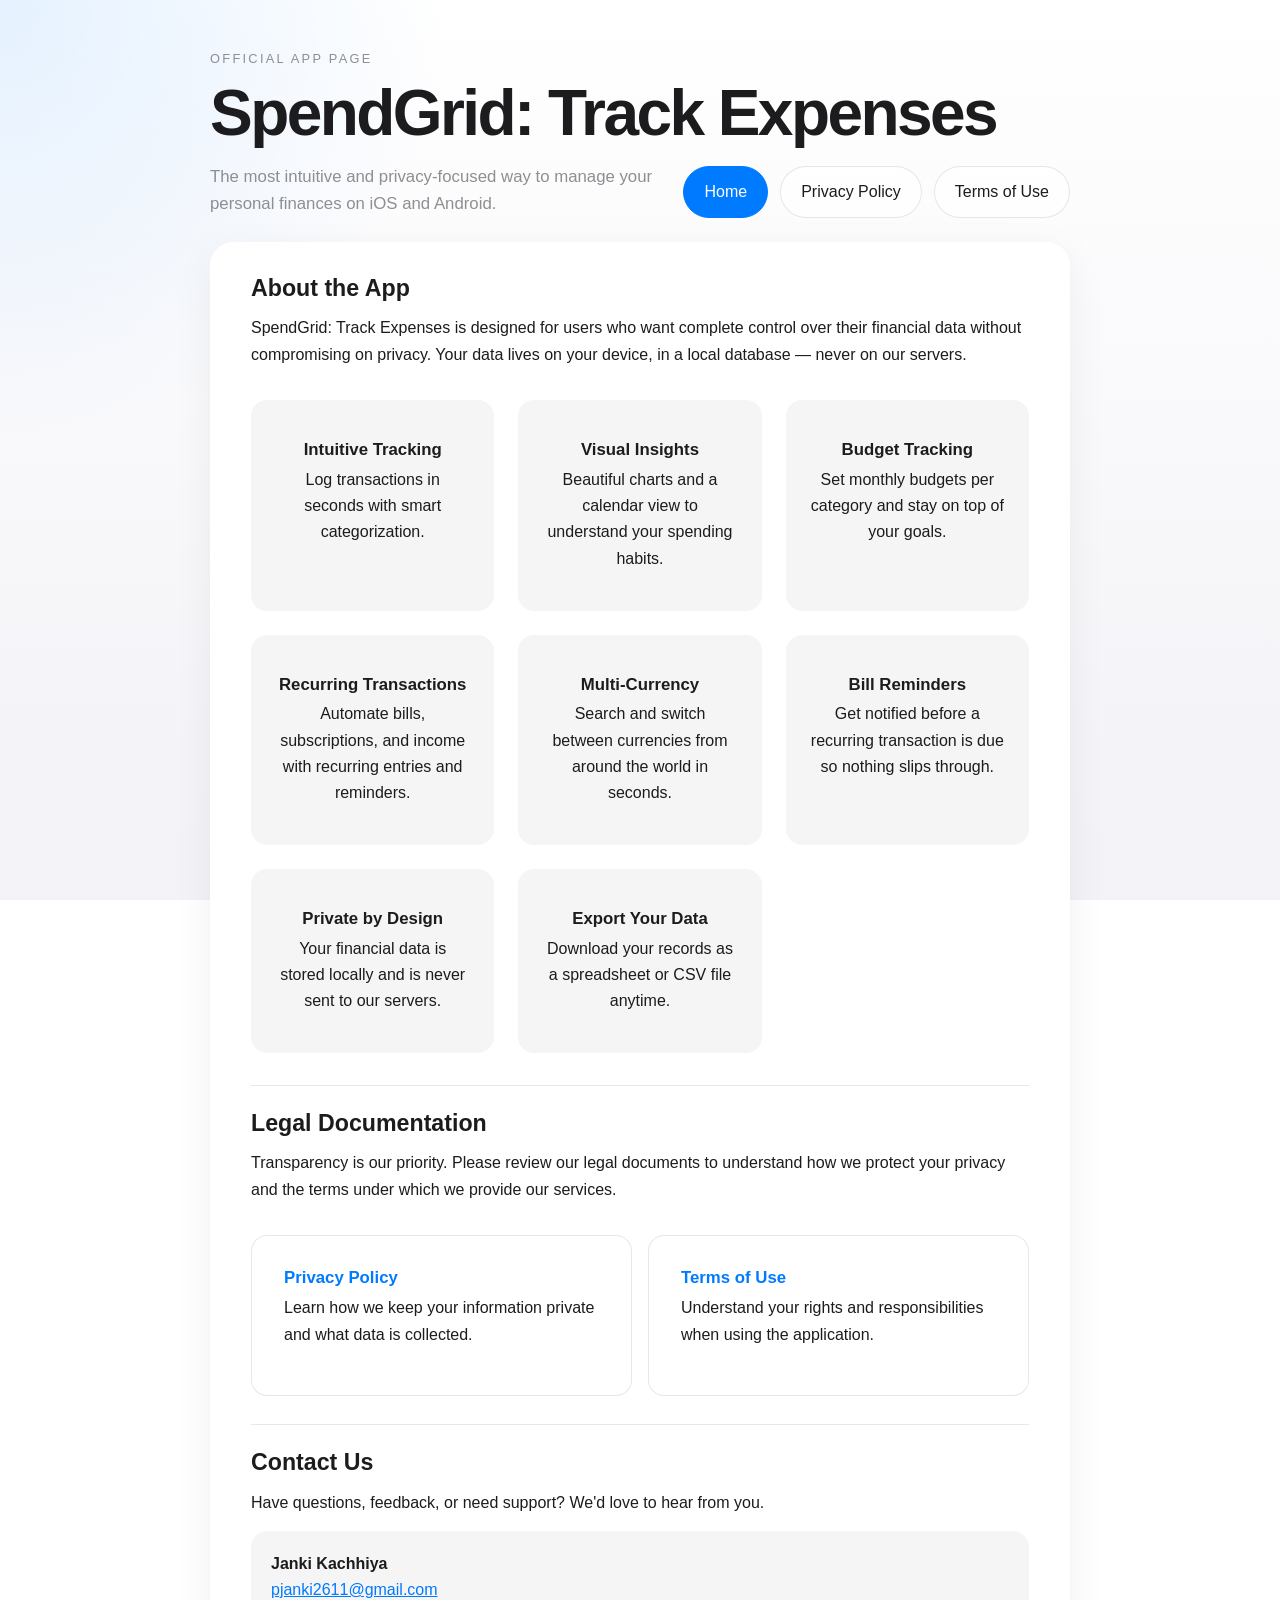
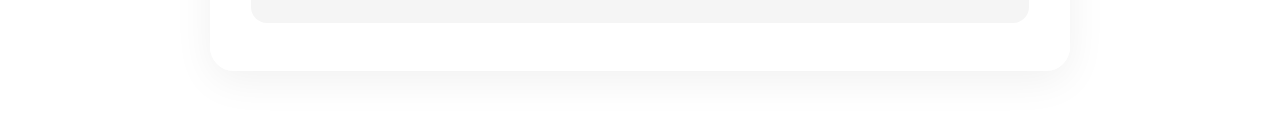
<file: index.html>
<!DOCTYPE html>
<html lang="en">

<head>
  <meta charset="UTF-8">
  <meta name="viewport" content="width=device-width, initial-scale=1.0">
  <title>SpendGrid: Track Expenses | Personal Finance Made Simple</title>
  <meta name="description" content="SpendGrid: Track Expenses - the simple, private way to track your spending and manage your budget on iOS and Android.">
  <link rel="stylesheet" href="legal-styles.css">
  <style>
    .feature-grid {
      display: grid;
      grid-template-columns: repeat(auto-fit, minmax(200px, 1fr));
      gap: 1.5rem;
      margin: 2rem 0;
    }

    .feature-item {
      background: rgba(60, 60, 67, 0.05);
      padding: 1.5rem;
      border-radius: 1rem;
      text-align: center;
    }

    .feature-item i {
      font-size: 2rem;
      color: var(--accent);
      display: block;
      margin-bottom: 0.5rem;
    }

    .legal-hub {
      display: flex;
      flex-wrap: wrap;
      gap: 1rem;
      margin-top: 2rem;
    }

    .hub-link {
      flex: 1;
      min-width: 200px;
      padding: 2rem;
      border: 1px solid var(--line);
      border-radius: 1rem;
      text-decoration: none;
      color: var(--ink);
      transition: all 0.2s ease;
      background: var(--paper);
    }

    .hub-link:hover {
      border-color: var(--accent);
      transform: translateY(-2px);
      box-shadow: 0 10px 20px var(--shadow);
    }

    .hub-link h3 {
      margin: 0 0 0.5rem;
      color: var(--accent);
    }
  </style>
</head>

<body>
  <div class="page-shell">
    <header class="hero">
      <div class="hero-copy">
        <p class="eyebrow">Official App Page</p>
        <h1>SpendGrid: Track Expenses</h1>
        <p class="lede">The most intuitive and privacy-focused way to manage your personal finances on iOS and Android.</p>
      </div>
      <nav class="top-nav" aria-label="Main navigation">
        <a class="nav-link current" href="index.html">Home</a>
        <a class="nav-link" href="privacy.html">Privacy Policy</a>
        <a class="nav-link" href="terms.html">Terms of Use</a>
      </nav>
    </header>

    <main class="content-card">
      <section>
        <h2>About the App</h2>
        <p>SpendGrid: Track Expenses is designed for users who want complete control over their financial data
          without compromising on privacy. Your data lives on your device, in a local database — never on our
          servers.</p>

        <div class="feature-grid">
          <div class="feature-item">
            <h3>Intuitive Tracking</h3>
            <p>Log transactions in seconds with smart categorization.</p>
          </div>
          <div class="feature-item">
            <h3>Visual Insights</h3>
            <p>Beautiful charts and a calendar view to understand your spending habits.</p>
          </div>
          <div class="feature-item">
            <h3>Budget Tracking</h3>
            <p>Set monthly budgets per category and stay on top of your goals.</p>
          </div>
          <div class="feature-item">
            <h3>Recurring Transactions</h3>
            <p>Automate bills, subscriptions, and income with recurring entries and reminders.</p>
          </div>
          <div class="feature-item">
            <h3>Multi-Currency</h3>
            <p>Search and switch between currencies from around the world in seconds.</p>
          </div>
          <div class="feature-item">
            <h3>Bill Reminders</h3>
            <p>Get notified before a recurring transaction is due so nothing slips through.</p>
          </div>
          <div class="feature-item">
            <h3>Private by Design</h3>
            <p>Your financial data is stored locally and is never sent to our servers.</p>
          </div>
          <div class="feature-item">
            <h3>Export Your Data</h3>
            <p>Download your records as a spreadsheet or CSV file anytime.</p>
          </div>
        </div>
      </section>

      <section>
        <h2>Legal Documentation</h2>
        <p>Transparency is our priority. Please review our legal documents to understand how we protect your privacy and
          the terms under which we provide our services.</p>

        <div class="legal-hub">
          <a href="privacy.html" class="hub-link">
            <h3>Privacy Policy</h3>
            <p>Learn how we keep your information private and what data is collected.</p>
          </a>
          <a href="terms.html" class="hub-link">
            <h3>Terms of Use</h3>
            <p>Understand your rights and responsibilities when using the application.</p>
          </a>
        </div>
      </section>

      <section>
        <h2>Contact Us</h2>
        <p>Have questions, feedback, or need support? We'd love to hear from you.</p>
        <p class="contact-block">
          <strong>Janki Kachhiya</strong><br>
          <a href="mailto:pjanki2611@gmail.com">pjanki2611@gmail.com</a>
        </p>
      </section>
    </main>
  </div>
</body>

</html>
</file>
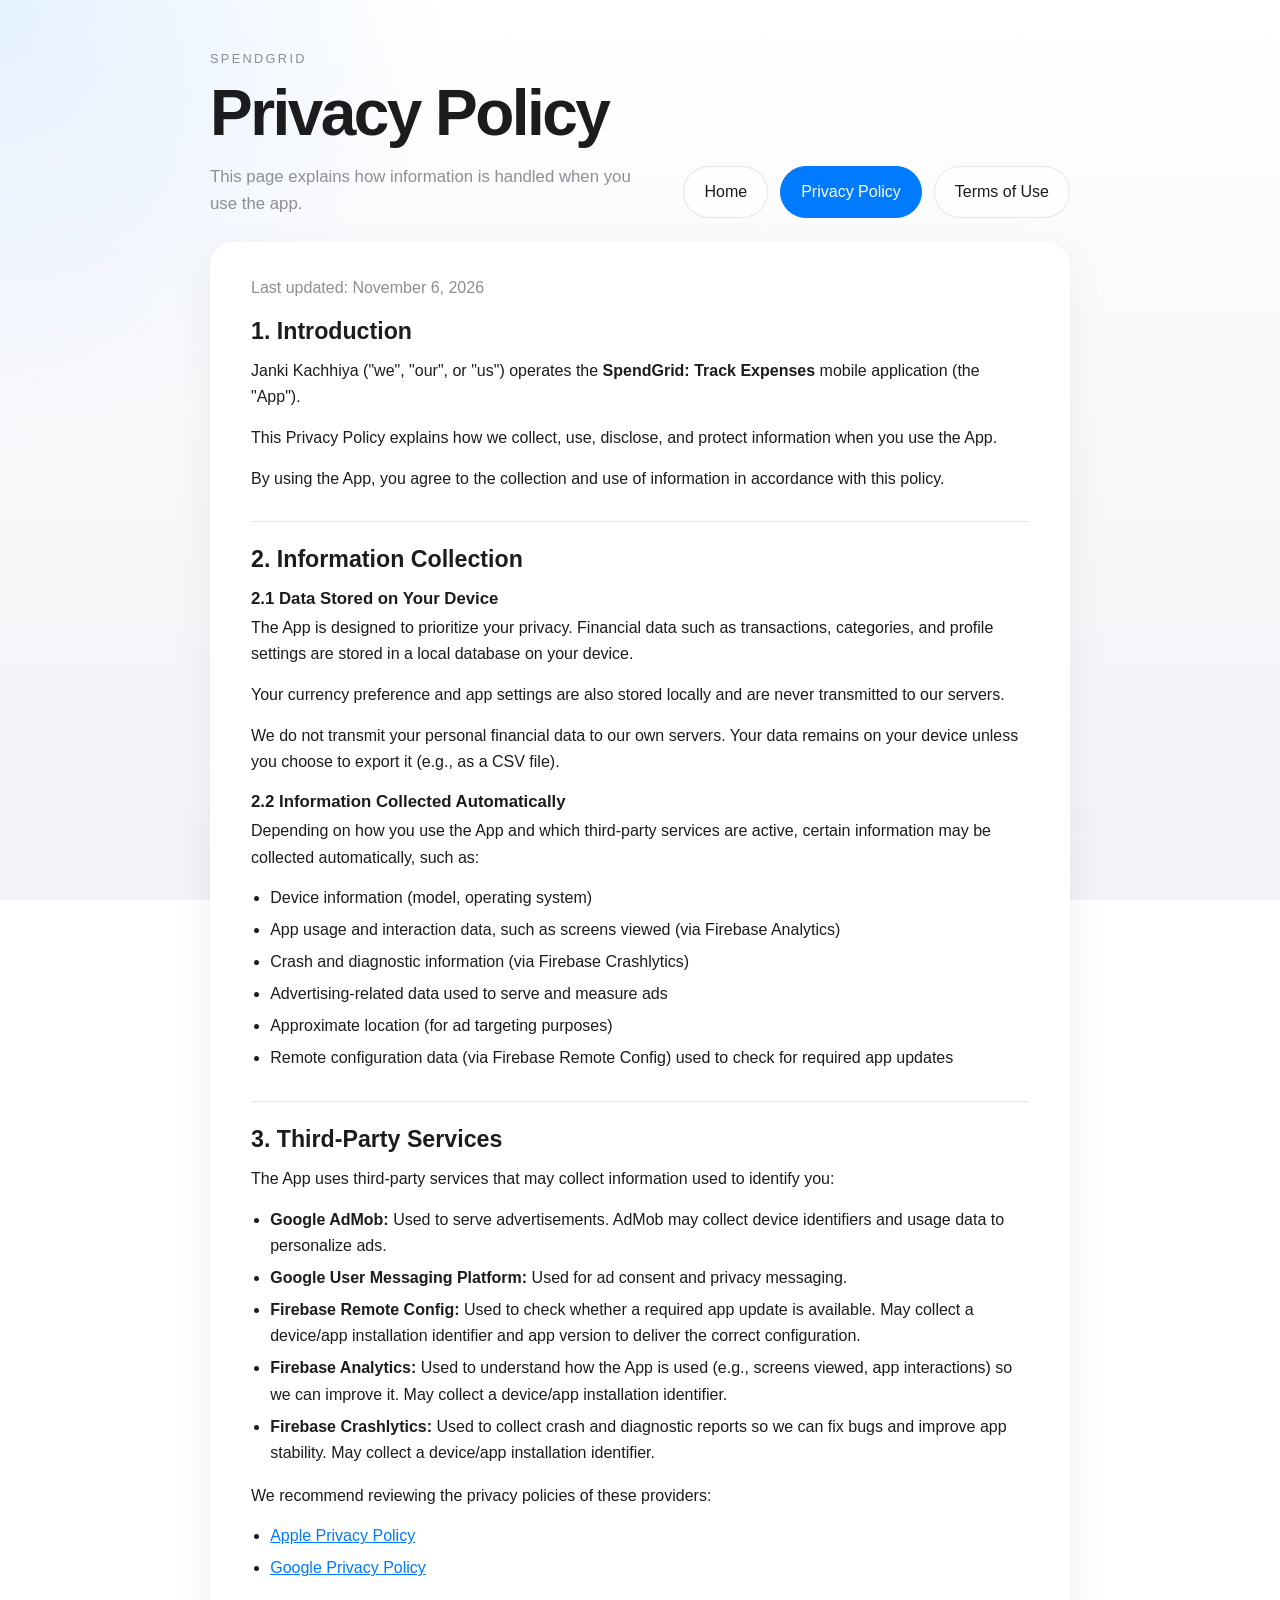
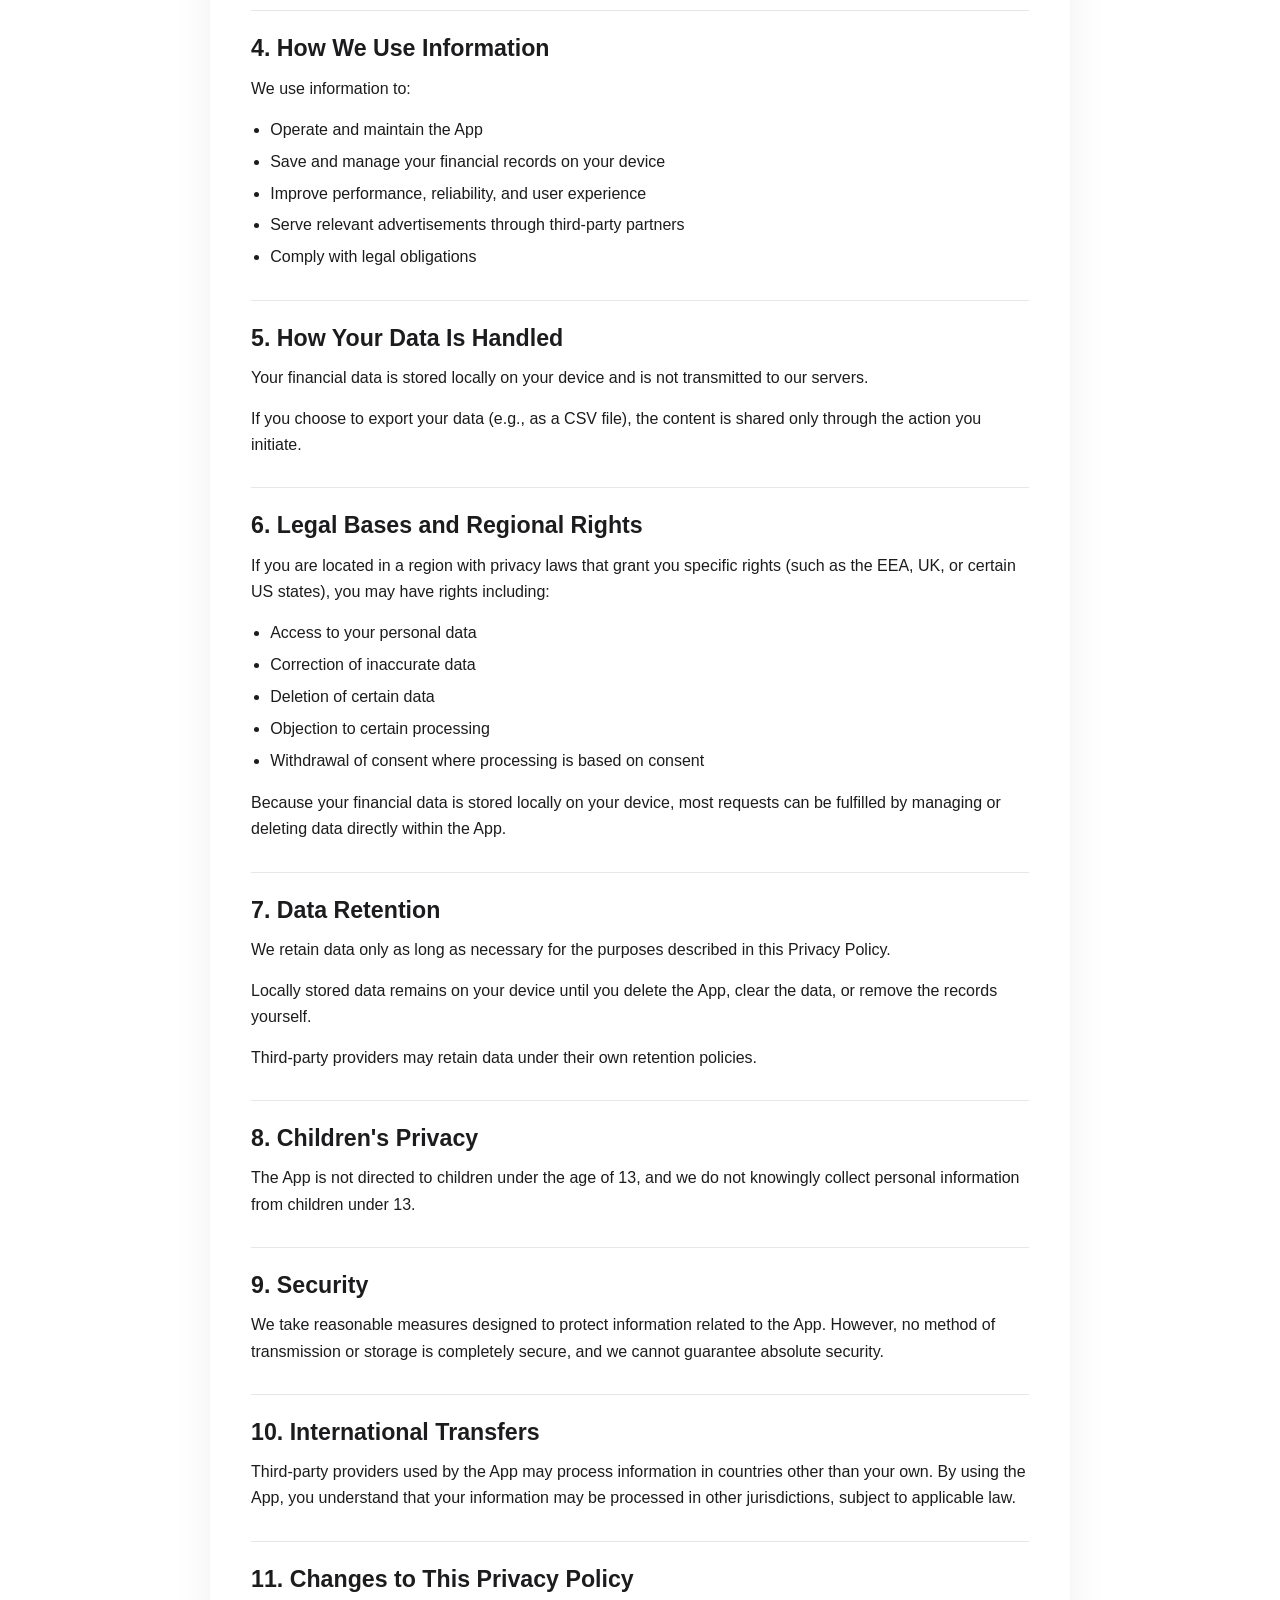
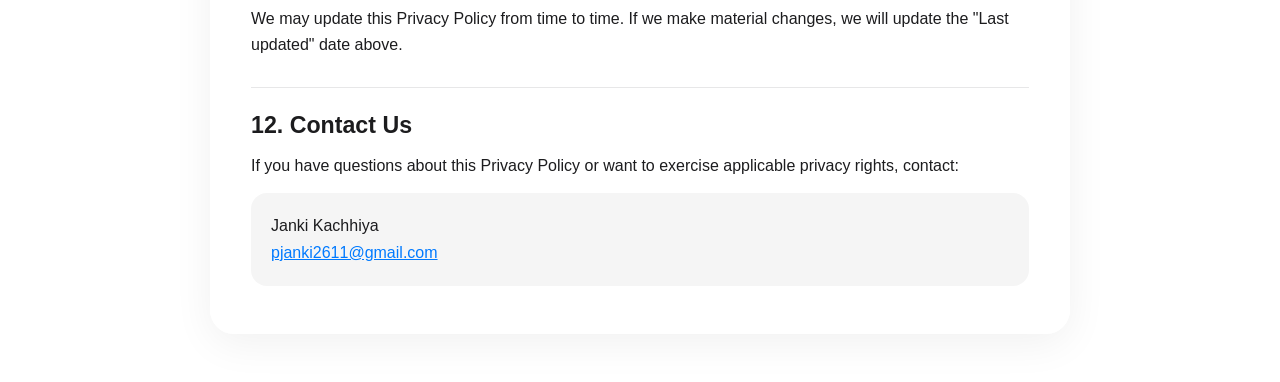
<file: privacy.html>
<!DOCTYPE html>
<html lang="en">

<head>
  <meta charset="UTF-8">
  <meta name="viewport" content="width=device-width, initial-scale=1.0">
  <title>SpendGrid: Track Expenses | Privacy Policy</title>
  <meta name="description" content="Privacy Policy for SpendGrid: Track Expenses.">
  <link rel="stylesheet" href="legal-styles.css">
</head>

<body>
  <div class="page-shell">
    <header class="hero">
      <div class="hero-copy">
        <p class="eyebrow">SpendGrid</p>
        <h1>Privacy Policy</h1>
        <p class="lede">This page explains how information is handled when you use the app.</p>
      </div>
      <nav class="top-nav" aria-label="Legal pages">
        <a class="nav-link" href="index.html">Home</a>
        <a class="nav-link current" href="privacy.html">Privacy Policy</a>
        <a class="nav-link" href="terms.html">Terms of Use</a>
      </nav>
    </header>

    <main class="content-card">
      <section>
        <p class="meta">Last updated: November 6, 2026</p>
        <h2>1. Introduction</h2>
        <p>Janki Kachhiya ("we", "our", or "us") operates the <strong>SpendGrid: Track Expenses</strong> mobile
          application (the "App").</p>
        <p>This Privacy Policy explains how we collect, use, disclose, and protect information when you use the App.
        </p>
        <p>By using the App, you agree to the collection and use of information in accordance with this policy.</p>
      </section>

      <section>
        <h2>2. Information Collection</h2>

        <h3>2.1 Data Stored on Your Device</h3>
        <p>The App is designed to prioritize your privacy. Financial data such as transactions, categories, and
          profile settings are stored in a local database on your device.</p>
        <p>Your currency preference and app settings are also stored locally and are never transmitted to our servers.</p>
        <p>We do not transmit your personal financial data to our own servers. Your data remains on your device unless
          you choose to export it (e.g., as a CSV file).</p>

        <h3>2.2 Information Collected Automatically</h3>
        <p>Depending on how you use the App and which third-party services are active, certain information may be
          collected automatically, such as:</p>
        <ul>
          <li>Device information (model, operating system)</li>
          <li>App usage and interaction data, such as screens viewed (via Firebase Analytics)</li>
          <li>Crash and diagnostic information (via Firebase Crashlytics)</li>
          <li>Advertising-related data used to serve and measure ads</li>
          <li>Approximate location (for ad targeting purposes)</li>
          <li>Remote configuration data (via Firebase Remote Config) used to check for required app updates</li>
        </ul>
      </section>

      <section>
        <h2>3. Third-Party Services</h2>
        <p>The App uses third-party services that may collect information used to identify you:</p>
        <ul>
          <li><strong>Google AdMob:</strong> Used to serve advertisements. AdMob may collect device
            identifiers and usage data to personalize ads.</li>
          <li><strong>Google User Messaging Platform:</strong> Used for ad consent and privacy messaging.</li>
          <li><strong>Firebase Remote Config:</strong> Used to check whether a required app update is available.
            May collect a device/app installation identifier and app version to deliver the correct configuration.</li>
          <li><strong>Firebase Analytics:</strong> Used to understand how the App is used (e.g., screens viewed,
            app interactions) so we can improve it. May collect a device/app installation identifier.</li>
          <li><strong>Firebase Crashlytics:</strong> Used to collect crash and diagnostic reports so we can fix
            bugs and improve app stability. May collect a device/app installation identifier.</li>
        </ul>
        <p>We recommend reviewing the privacy policies of these providers:</p>
        <ul>
          <li><a href="https://www.apple.com/legal/privacy/" target="_blank">Apple Privacy Policy</a></li>
          <li><a href="https://policies.google.com/privacy" target="_blank">Google Privacy Policy</a></li>
        </ul>
      </section>

      <section>
        <h2>4. How We Use Information</h2>
        <p>We use information to:</p>
        <ul>
          <li>Operate and maintain the App</li>
          <li>Save and manage your financial records on your device</li>
          <li>Improve performance, reliability, and user experience</li>
          <li>Serve relevant advertisements through third-party partners</li>
          <li>Comply with legal obligations</li>
        </ul>
      </section>

      <section>
        <h2>5. How Your Data Is Handled</h2>
        <p>Your financial data is stored locally on your device and is not transmitted to our servers.</p>
        <p>If you choose to export your data (e.g., as a CSV file), the content is shared only through the action
          you initiate.</p>
      </section>

      <section>
        <h2>6. Legal Bases and Regional Rights</h2>
        <p>If you are located in a region with privacy laws that grant you specific rights (such as the EEA, UK, or
          certain US states), you may have rights including:</p>
        <ul>
          <li>Access to your personal data</li>
          <li>Correction of inaccurate data</li>
          <li>Deletion of certain data</li>
          <li>Objection to certain processing</li>
          <li>Withdrawal of consent where processing is based on consent</li>
        </ul>
        <p>Because your financial data is stored locally on your device, most requests can be fulfilled by managing
          or deleting data directly within the App.</p>
      </section>

      <section>
        <h2>7. Data Retention</h2>
        <p>We retain data only as long as necessary for the purposes described in this Privacy Policy.</p>
        <p>Locally stored data remains on your device until you delete the App, clear the data, or remove the records
          yourself.</p>
        <p>Third-party providers may retain data under their own retention policies.</p>
      </section>

      <section>
        <h2>8. Children's Privacy</h2>
        <p>The App is not directed to children under the age of 13, and we do not knowingly collect personal information
          from children under 13.</p>
      </section>

      <section>
        <h2>9. Security</h2>
        <p>We take reasonable measures designed to protect information related to the App. However, no method of
          transmission or storage is completely secure, and we cannot guarantee absolute security.</p>
      </section>

      <section>
        <h2>10. International Transfers</h2>
        <p>Third-party providers used by the App may process information in countries other than your own. By using the
          App, you understand that your information may be processed in other jurisdictions, subject to applicable law.
        </p>
      </section>

      <section>
        <h2>11. Changes to This Privacy Policy</h2>
        <p>We may update this Privacy Policy from time to time. If we make material changes, we will update the "Last
          updated" date above.</p>
      </section>

      <section>
        <h2>12. Contact Us</h2>
        <p>If you have questions about this Privacy Policy or want to exercise applicable privacy rights, contact:</p>
        <p class="contact-block">
          Janki Kachhiya<br>
          <a href="mailto:pjanki2611@gmail.com">pjanki2611@gmail.com</a>
        </p>
      </section>
    </main>
  </div>
</body>

</html>
</file>
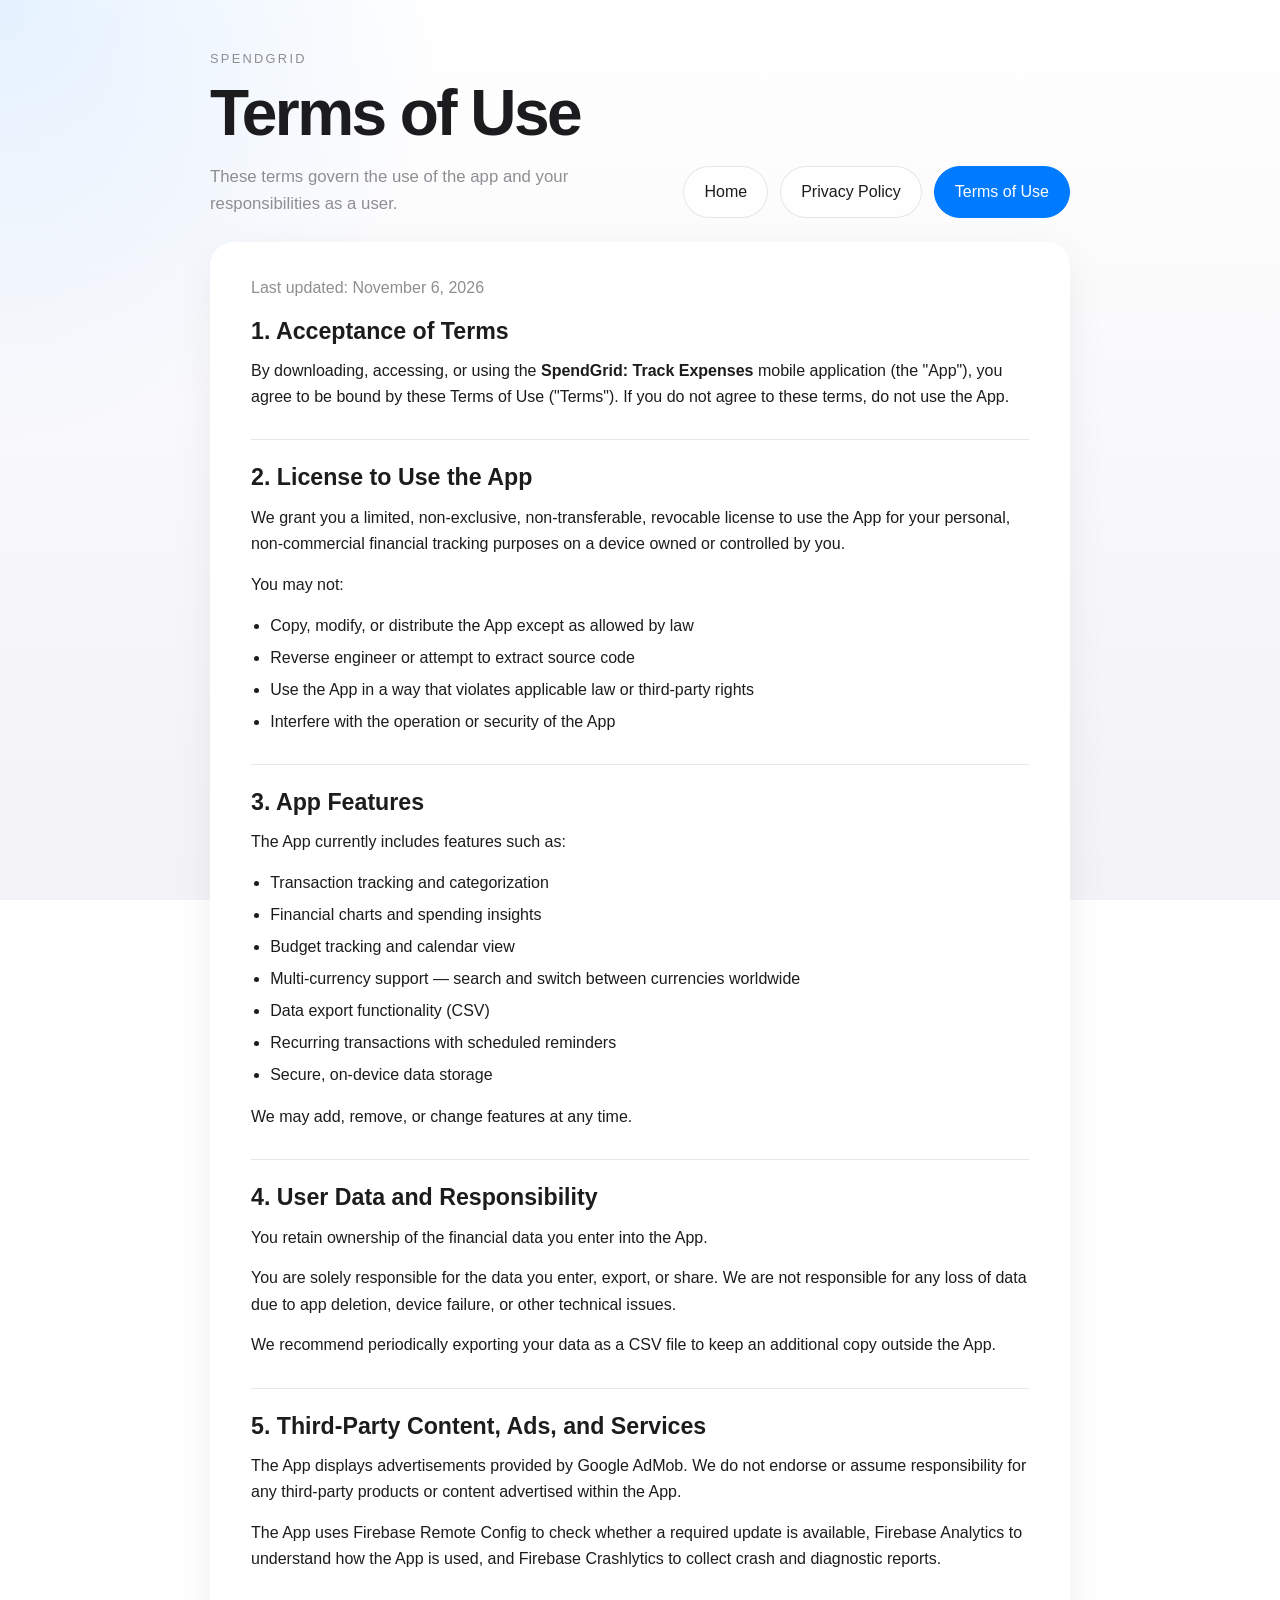
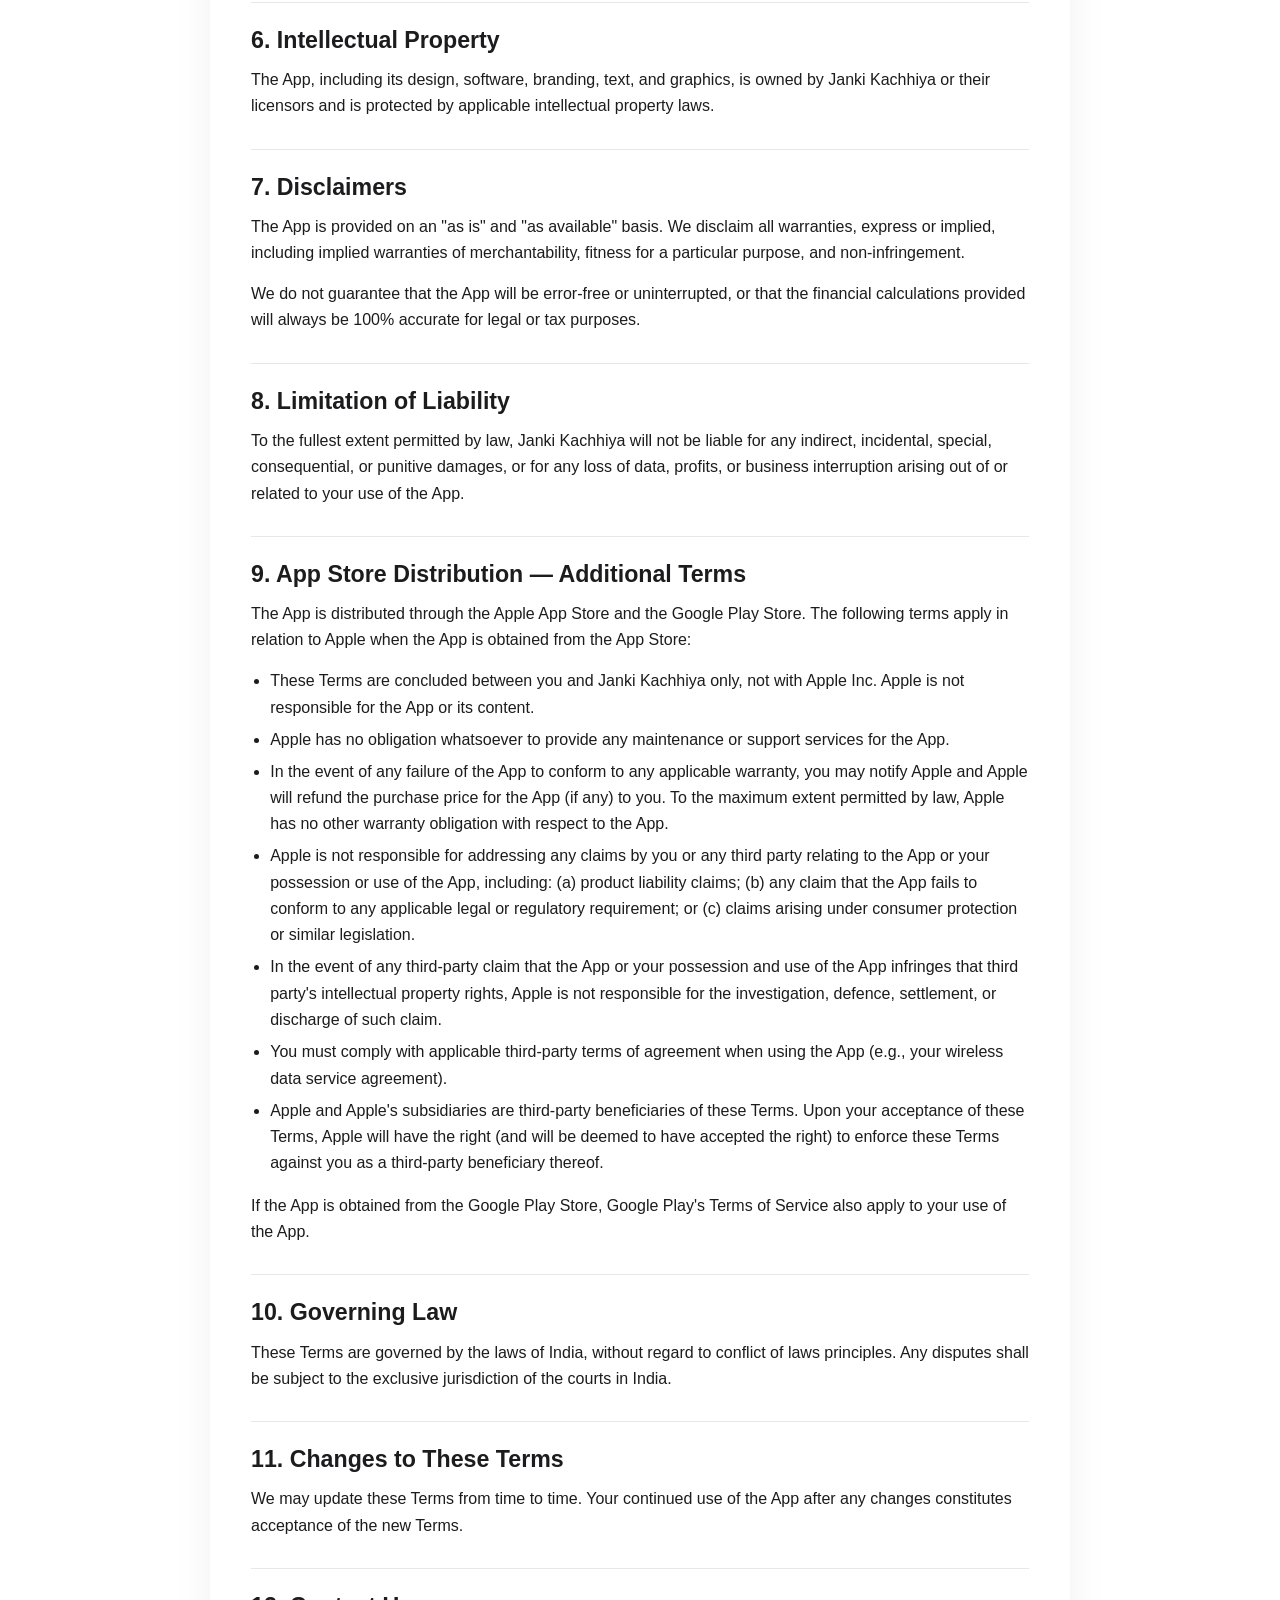
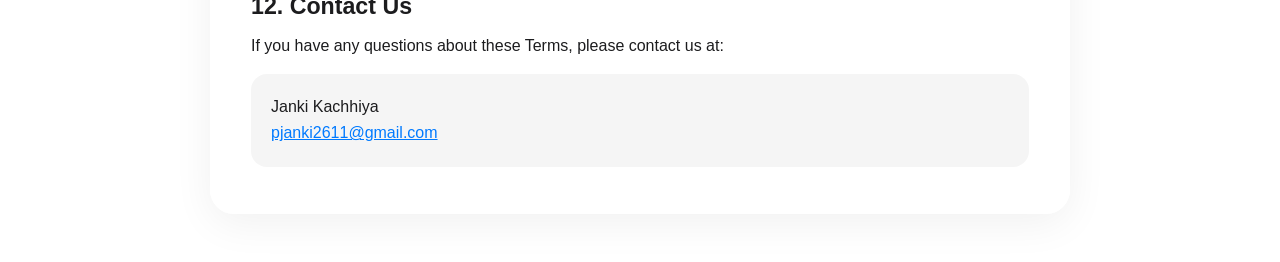
<file: terms.html>
<!DOCTYPE html>
<html lang="en">

<head>
  <meta charset="UTF-8">
  <meta name="viewport" content="width=device-width, initial-scale=1.0">
  <title>SpendGrid: Track Expenses | Terms of Use</title>
  <meta name="description" content="Terms of Use for SpendGrid: Track Expenses.">
  <link rel="stylesheet" href="legal-styles.css">
</head>

<body>
  <div class="page-shell">
    <header class="hero">
      <div class="hero-copy">
        <p class="eyebrow">SpendGrid</p>
        <h1>Terms of Use</h1>
        <p class="lede">These terms govern the use of the app and your responsibilities as a user.</p>
      </div>
      <nav class="top-nav" aria-label="Legal pages">
        <a class="nav-link" href="index.html">Home</a>
        <a class="nav-link" href="privacy.html">Privacy Policy</a>
        <a class="nav-link current" href="terms.html">Terms of Use</a>
      </nav>
    </header>

    <main class="content-card">
      <section>
        <p class="meta">Last updated: November 6, 2026</p>
        <h2>1. Acceptance of Terms</h2>
        <p>By downloading, accessing, or using the <strong>SpendGrid: Track Expenses</strong> mobile application (the "App"),
          you agree to be bound by these Terms of Use ("Terms"). If you do not agree to these terms, do not use the
          App.</p>
      </section>

      <section>
        <h2>2. License to Use the App</h2>
        <p>We grant you a limited, non-exclusive, non-transferable, revocable license to use the App for your personal,
          non-commercial financial tracking purposes on a device owned or controlled by you.</p>
        <p>You may not:</p>
        <ul>
          <li>Copy, modify, or distribute the App except as allowed by law</li>
          <li>Reverse engineer or attempt to extract source code</li>
          <li>Use the App in a way that violates applicable law or third-party rights</li>
          <li>Interfere with the operation or security of the App</li>
        </ul>
      </section>

      <section>
        <h2>3. App Features</h2>
        <p>The App currently includes features such as:</p>
        <ul>
          <li>Transaction tracking and categorization</li>
          <li>Financial charts and spending insights</li>
          <li>Budget tracking and calendar view</li>
          <li>Multi-currency support — search and switch between currencies worldwide</li>
          <li>Data export functionality (CSV)</li>
          <li>Recurring transactions with scheduled reminders</li>
          <li>Secure, on-device data storage</li>
        </ul>
        <p>We may add, remove, or change features at any time.</p>
      </section>

      <section>
        <h2>4. User Data and Responsibility</h2>
        <p>You retain ownership of the financial data you enter into the App.</p>
        <p>You are solely responsible for the data you enter, export, or share. We are not responsible for any loss of
          data due to app deletion, device failure, or other technical issues.</p>
        <p>We recommend periodically exporting your data as a CSV file to keep an additional copy outside the App.</p>
      </section>

      <section>
        <h2>5. Third-Party Content, Ads, and Services</h2>
        <p>The App displays advertisements provided by Google AdMob. We do not endorse or assume responsibility for
          any third-party products or content advertised within the App.</p>
        <p>The App uses Firebase Remote Config to check whether a required update is available, Firebase Analytics
          to understand how the App is used, and Firebase Crashlytics to collect crash and diagnostic reports.</p>
      </section>

      <section>
        <h2>6. Intellectual Property</h2>
        <p>The App, including its design, software, branding, text, and graphics, is owned by Janki Kachhiya
          or their licensors and is protected by applicable intellectual property laws.</p>
      </section>

      <section>
        <h2>7. Disclaimers</h2>
        <p>The App is provided on an "as is" and "as available" basis. We disclaim all warranties, express or implied,
          including implied warranties of merchantability, fitness for a particular purpose, and non-infringement.</p>
        <p>We do not guarantee that the App will be error-free or uninterrupted, or that the financial calculations
          provided will always be 100% accurate for legal or tax purposes.</p>
      </section>

      <section>
        <h2>8. Limitation of Liability</h2>
        <p>To the fullest extent permitted by law, Janki Kachhiya will not be liable for any indirect,
          incidental, special, consequential, or punitive damages, or for any loss of data, profits, or business
          interruption arising out of or related to your use of the App.</p>
      </section>

      <section>
        <h2>9. App Store Distribution — Additional Terms</h2>
        <p>The App is distributed through the Apple App Store and the Google Play Store. The following terms apply
          in relation to Apple when the App is obtained from the App Store:</p>
        <ul>
          <li>These Terms are concluded between you and Janki Kachhiya only, not with Apple Inc. Apple is not
            responsible for the App or its content.</li>
          <li>Apple has no obligation whatsoever to provide any maintenance or support services for the App.</li>
          <li>In the event of any failure of the App to conform to any applicable warranty, you may notify Apple and
            Apple will refund the purchase price for the App (if any) to you. To the maximum extent permitted by law,
            Apple has no other warranty obligation with respect to the App.</li>
          <li>Apple is not responsible for addressing any claims by you or any third party relating to the App or your
            possession or use of the App, including: (a) product liability claims; (b) any claim that the App fails to
            conform to any applicable legal or regulatory requirement; or (c) claims arising under consumer protection
            or similar legislation.</li>
          <li>In the event of any third-party claim that the App or your possession and use of the App infringes that
            third party's intellectual property rights, Apple is not responsible for the investigation, defence,
            settlement, or discharge of such claim.</li>
          <li>You must comply with applicable third-party terms of agreement when using the App (e.g., your wireless
            data service agreement).</li>
          <li>Apple and Apple's subsidiaries are third-party beneficiaries of these Terms. Upon your acceptance of
            these Terms, Apple will have the right (and will be deemed to have accepted the right) to enforce these
            Terms against you as a third-party beneficiary thereof.</li>
        </ul>
        <p>If the App is obtained from the Google Play Store, Google Play's Terms of Service also apply to your use
          of the App.</p>
      </section>

      <section>
        <h2>10. Governing Law</h2>
        <p>These Terms are governed by the laws of India, without regard to conflict of laws principles. Any disputes
          shall be subject to the exclusive jurisdiction of the courts in India.</p>
      </section>

      <section>
        <h2>11. Changes to These Terms</h2>
        <p>We may update these Terms from time to time. Your continued use of the App after any changes constitutes
          acceptance of the new Terms.</p>
      </section>

      <section>
        <h2>12. Contact Us</h2>
        <p>If you have any questions about these Terms, please contact us at:</p>
        <p class="contact-block">
          Janki Kachhiya<br>
          <a href="mailto:pjanki2611@gmail.com">pjanki2611@gmail.com</a>
        </p>
      </section>
    </main>
  </div>
</body>

</html>
</file>
<file: legal-styles.css>
:root {
  --background: #f2f2f7;
  --paper: rgba(255, 255, 255, 0.96);
  --ink: #1c1c1e;
  --muted: #8e8e93;
  --line: rgba(60, 60, 67, 0.12);
  --accent: #007aff;
  --accent-soft: rgba(0, 122, 255, 0.12);
  --shadow: rgba(0, 0, 0, 0.06);
  --max-width: 860px;
}

* {
  box-sizing: border-box;
}

body {
  margin: 0;
  font-family: -apple-system, BlinkMacSystemFont, "Segoe UI", Roboto, Helvetica, Arial, sans-serif, "Apple Color Emoji", "Segoe UI Emoji";
  color: var(--ink);
  line-height: 1.65;
  background:
    radial-gradient(circle at top left, rgba(0, 122, 255, 0.1), transparent 28rem),
    linear-gradient(180deg, #ffffff 0%, var(--background) 100%);
  background-attachment: fixed;
}

a {
  color: var(--accent);
}

.page-shell {
  min-height: 100vh;
  padding: 2rem 1.25rem 3rem;
}

.hero,
.content-card {
  width: min(100%, var(--max-width));
  margin: 0 auto;
}

.hero {
  display: grid;
  gap: 1rem;
  align-items: end;
  margin-bottom: 1.5rem;
}

.eyebrow {
  margin: 0 0 0.5rem;
  font-size: 0.8rem;
  letter-spacing: 0.18em;
  text-transform: uppercase;
  color: var(--muted);
}

h1,
h2,
h3 {
  line-height: 1.15;
}

h1 {
  margin: 0;
  font-size: clamp(2.2rem, 5vw, 4rem);
  letter-spacing: -0.04em;
  white-space: nowrap;
}

@media (max-width: 480px) {
  h1 {
    white-space: normal;
  }
}

.lede {
  max-width: 42rem;
  margin: 0.75rem 0 0;
  font-size: 1.05rem;
  color: var(--muted);
}

.top-nav {
  display: flex;
  flex-wrap: wrap;
  gap: 0.75rem;
}

.nav-link {
  display: inline-flex;
  align-items: center;
  justify-content: center;
  min-height: 2.75rem;
  padding: 0.75rem 1.25rem;
  border: 1px solid var(--line);
  border-radius: 999px;
  background: rgba(255, 255, 255, 0.7);
  color: var(--ink);
  text-decoration: none;
  font-weight: 500;
  transition: all 0.2s ease;
}

.nav-link:hover {
  background: var(--accent-soft);
  border-color: var(--accent);
}

.nav-link.current {
  background: var(--accent);
  border-color: var(--accent);
  color: white;
}

.content-card {
  padding: 1.4rem;
  background: var(--paper);
  border: 1px solid rgba(255, 255, 255, 0.8);
  border-radius: 1.5rem;
  box-shadow: 0 10px 40px var(--shadow);
  backdrop-filter: blur(20px);
  -webkit-backdrop-filter: blur(20px);
}

.notice {
  margin-bottom: 1.5rem;
  padding: 0.9rem 1rem;
  border-left: 4px solid var(--accent);
  border-radius: 0.8rem;
  background: var(--accent-soft);
  color: #1a1a1a;
}

.meta {
  margin-top: 0;
  margin-bottom: 1rem;
  color: var(--muted);
}

section+section {
  margin-top: 1.8rem;
  padding-top: 1.5rem;
  border-top: 1px solid var(--line);
}

h2 {
  margin: 0 0 0.85rem;
  font-size: 1.45rem;
}

h3 {
  margin: 1rem 0 0.45rem;
  font-size: 1.05rem;
}

p {
  margin: 0 0 0.9rem;
}

ul {
  margin: 0.5rem 0 1rem;
  padding-left: 1.2rem;
}

li+li {
  margin-top: 0.35rem;
}

.contact-block {
  padding: 1.25rem;
  border-radius: 1rem;
  background: rgba(60, 60, 67, 0.05);
}

@media (min-width: 900px) {
  .page-shell {
    padding-top: 3rem;
  }

  .hero {
    grid-template-columns: minmax(0, 1fr) auto;
    gap: 1.5rem;
  }

  .content-card {
    padding: 2rem 2.5rem;
  }
}
</file>
